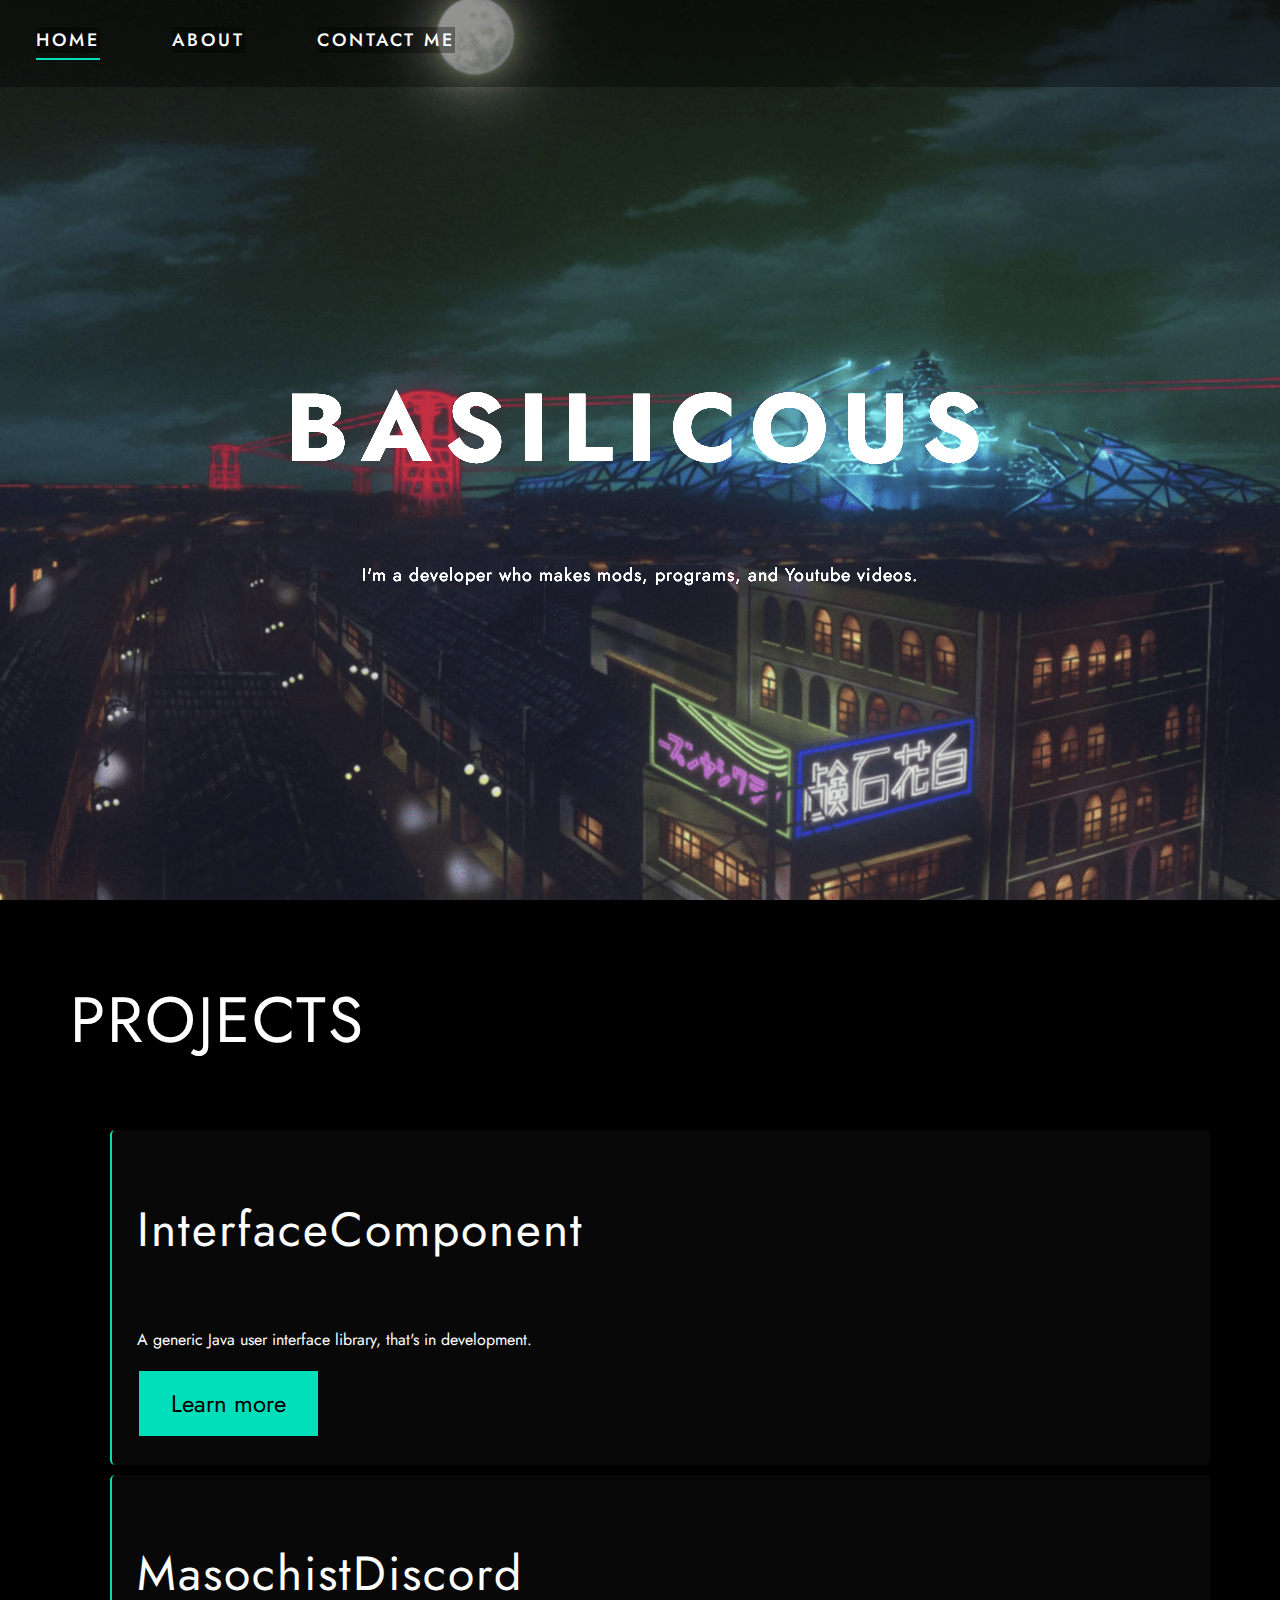
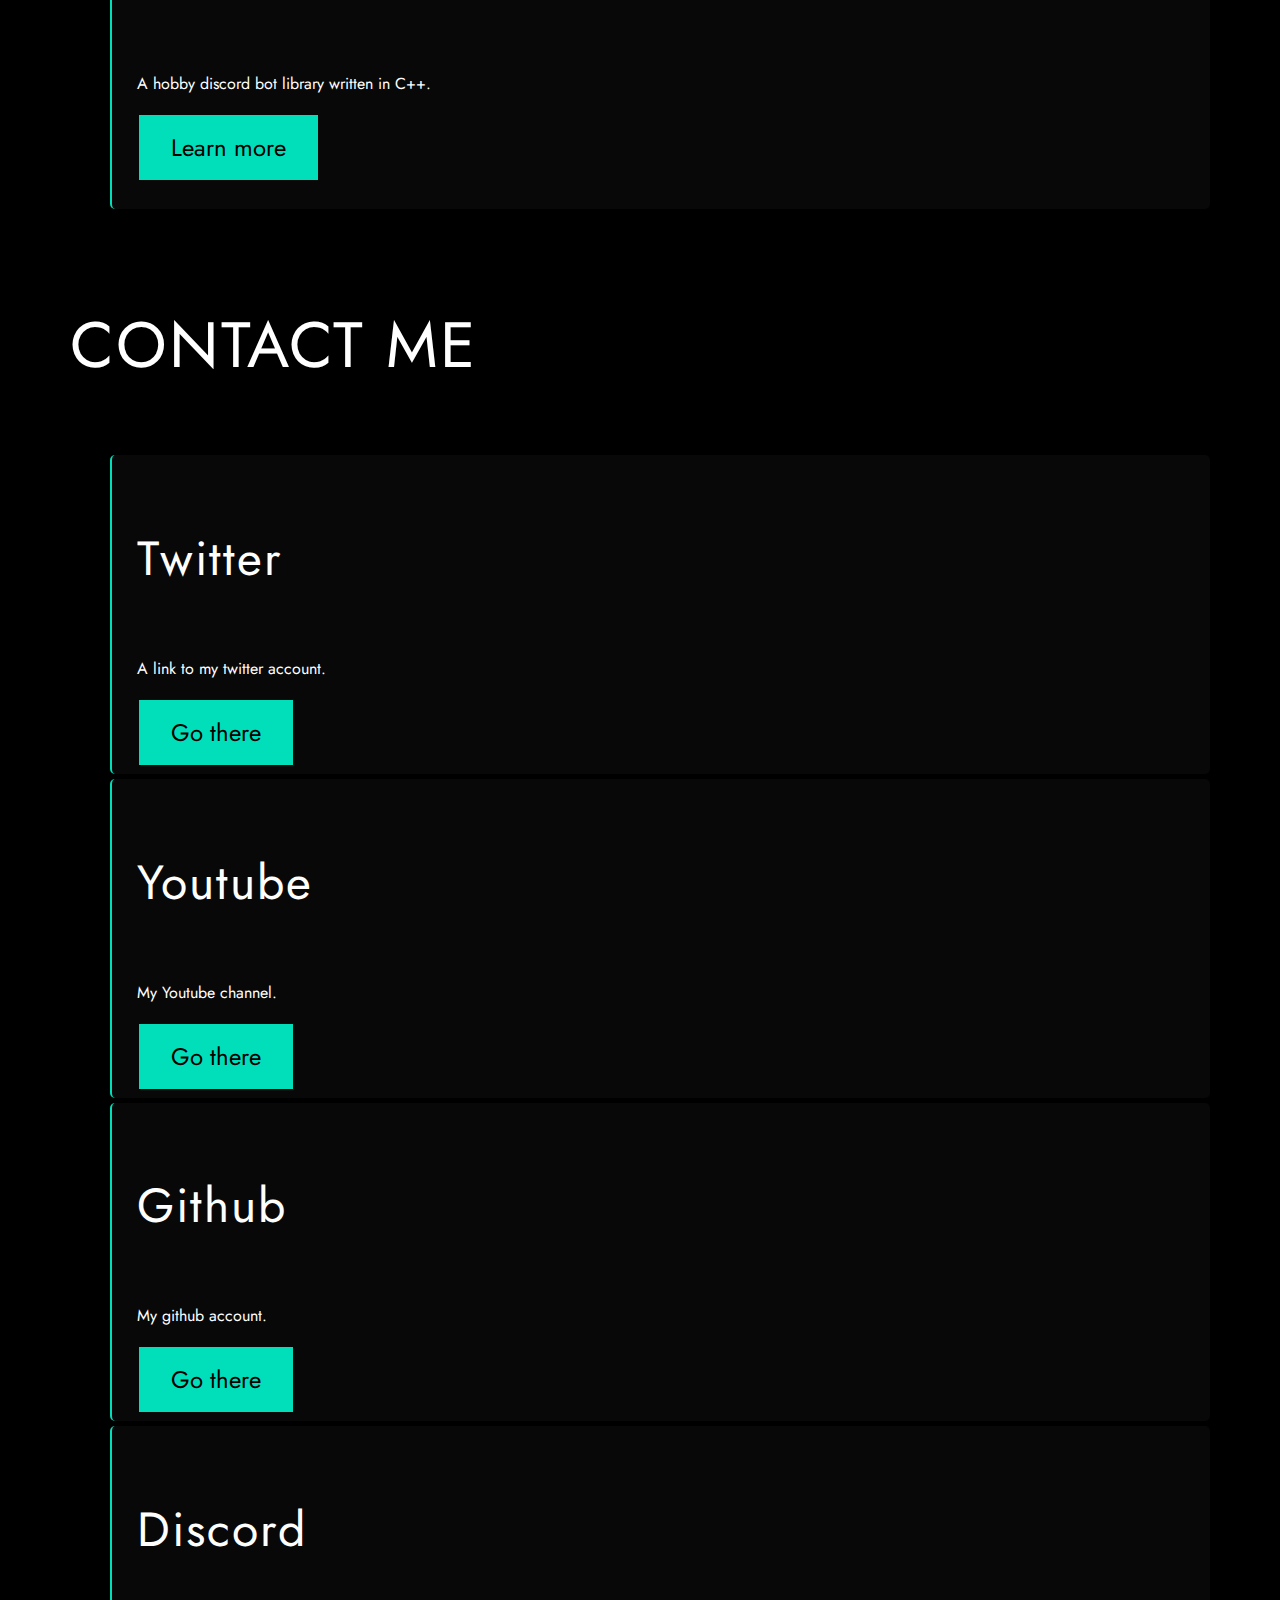
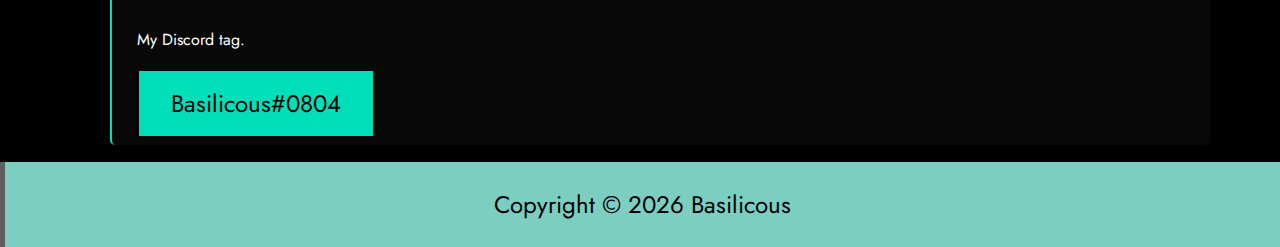
<file: index.html>
<!DOCTYPE html>
<html>
    <head>
        <!-- Fonts -->
        <link rel="preconnect" href="https://fonts.gstatic.com">
        <link href="https://fonts.googleapis.com/css2?family=Jost:wght@400;500;700&display=swap" rel="stylesheet"> 
    
        <!-- First party stylesheets -->
        <link rel="stylesheet" href="style/style.css">

    </head>

    <body>
        <!-- Hero -->
        <div class="hero-image">
            <div class="hero-text">
                <h1>BASILICOUS</h1>
                <p>I'm a developer who makes mods, programs, and Youtube videos.</p>
            </div>
        </div>

        <!-- Navigation bar -->
        <nav class="nav-bar">
            <ul>
                <li class="active">
                    <a href="index.html">HOME</a>
                </li>
                <li>
                    <a href="src/about.html">ABOUT</a>
                </li>
                <li>
                    <a href="src/contact.html">CONTACT ME</a>
                </li>
            </ul>
        </nav>
		
		
        <div class="project-list" id="sector">
            <h3>PROJECTS</h3>
            <ul>
                <li>
                    <h4>InterfaceComponent</h4>
                    <p>A generic Java user interface library, that's in development.</p>
                    <button class="button"><a href="https://github.com/SkidKit/InterfaceComponent" target="_blank" rel="noopener noreferrer">Learn more</a></button>
                </li>
                <li>
                    <h4>MasochistDiscord</h4>
                    <p>A hobby discord bot library written in C++.</p>
                    <button class="button"><a href="https://github.com/LowSpecCorgi/Masochist-Discord" target="_blank" rel="noopener noreferrer">Learn more</a></button>
                </li>
            </ul>
        </div>
		
		<div class="social-list" id="sector">
            <h3>CONTACT ME</h3>
            <ul>
                <li>
                    <h4>Twitter</h4>
                    <p>A link to my twitter account.</p>
                    <button class="button"><a href="https://twitter.com/basilicousyt" target="_blank" rel="noopener noreferrer">Go there</a></button>
                </li>
                <li>
                    <h4>Youtube</h4>
                    <p>My Youtube channel.</p>
                    <button class="button"><a href="https://www.youtube.com/channel/UCYAf2_GesAKRgfVCaKN4kFg" target="_blank" rel="noopener noreferrer">Go there</a></button>
                </li>
                <li>
                    <h4>Github</h4>
                    <p>My github account.</p>
                    <button class="button"><a href="https://github.com/LowSpecCorgi/" target="_blank" rel="noopener noreferrer">Go there</a></button>
                </li>
                <li>
                    <h4>Discord</h4>
                    <p>My Discord tag.</p>
                    <button class="button">Basilicous#0804</button>
                </li>
            </ul>
        </div>

        <footer>
            <p>
                Copyright &copy;
                <script type="text/javascript">
                    var d = new Date()
                    document.write(d.getFullYear())
                </script>
                Basilicous
            </p>
        </footer>
    </body>
</html>
</file>
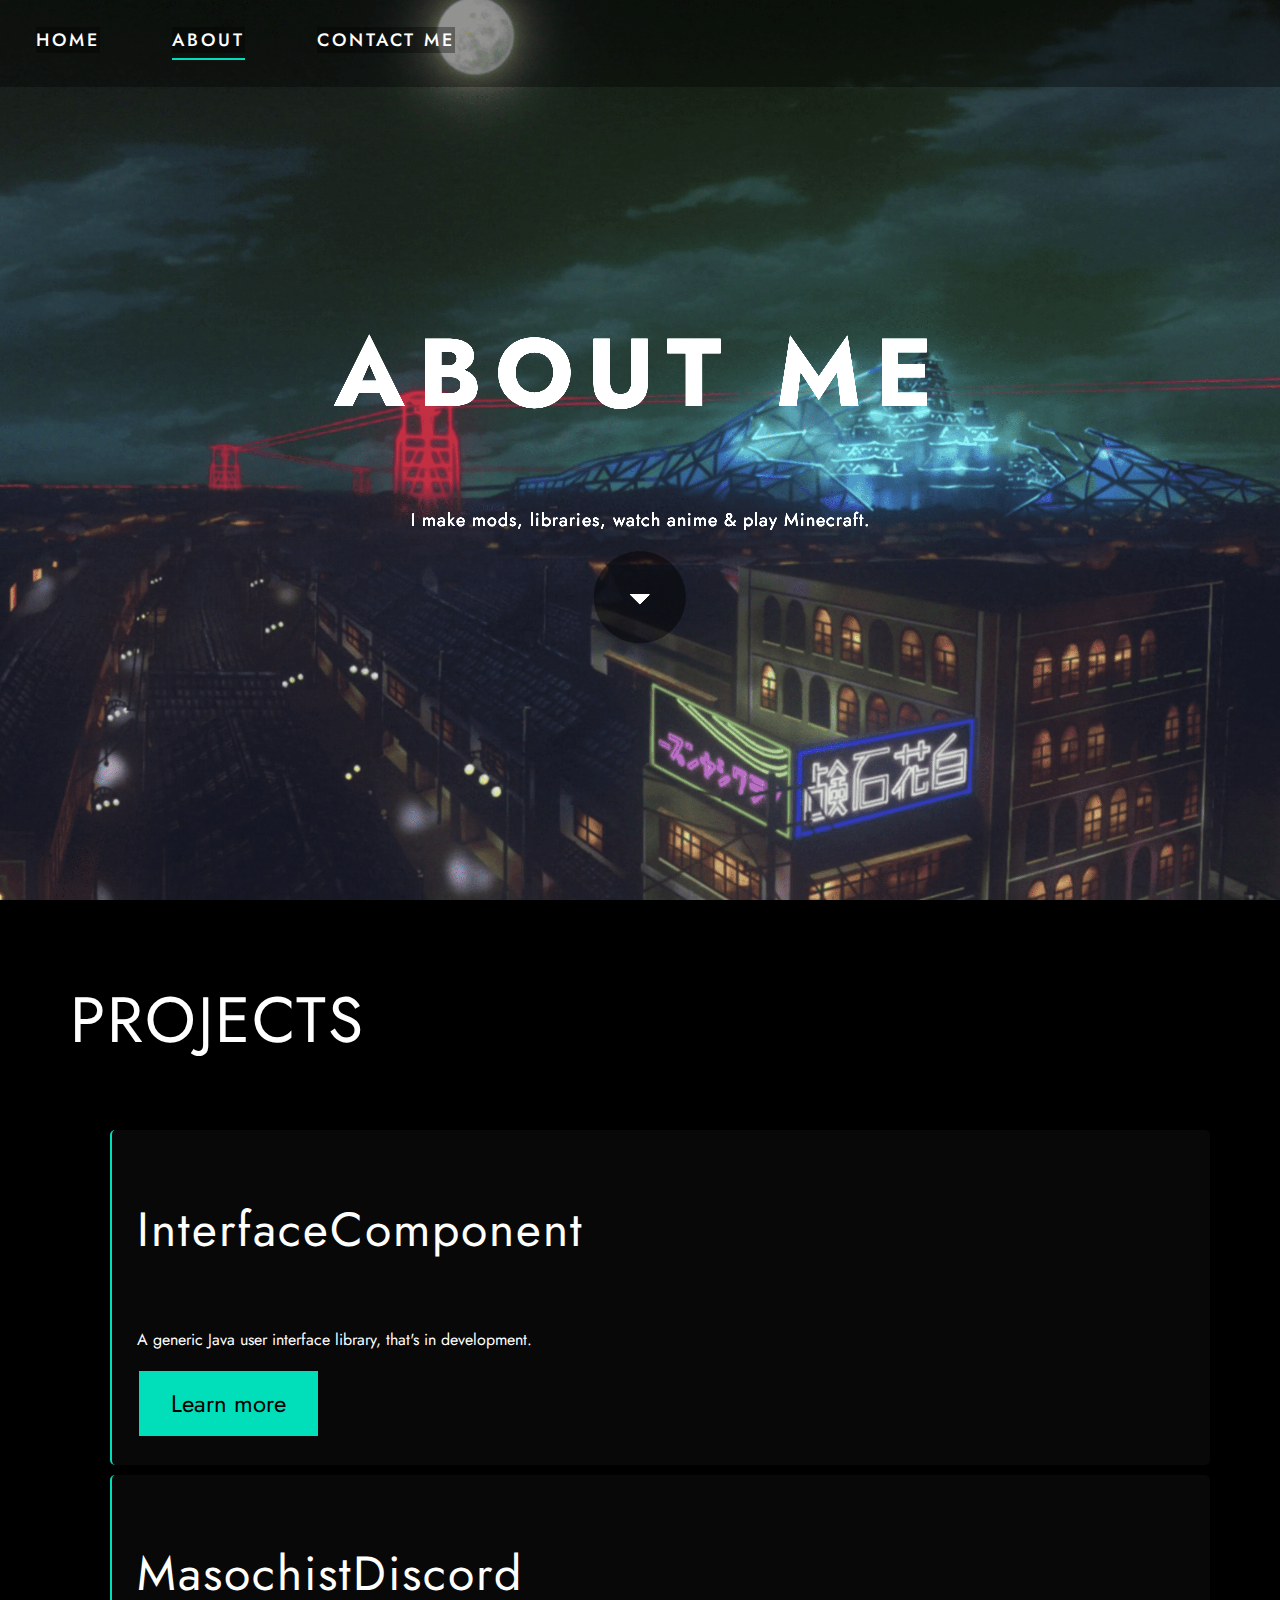
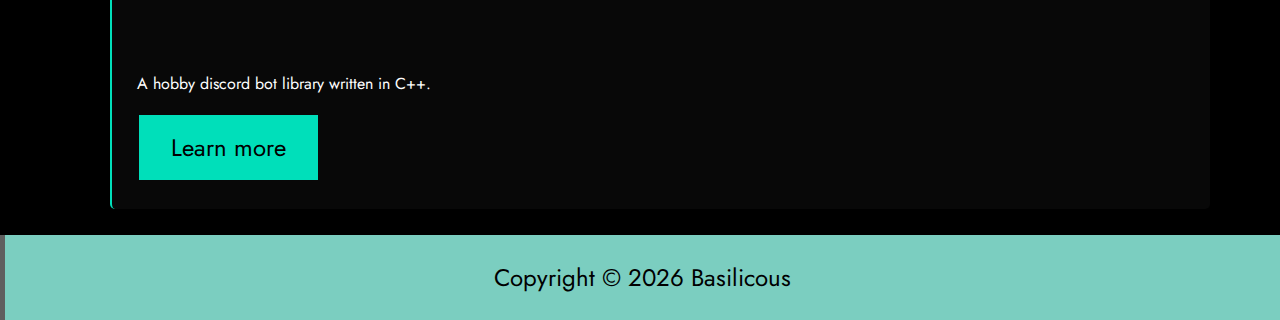
<file: src/about.html>
<!DOCTYPE html>
<html>
    <head>
        <!-- Fonts -->
        <link rel="preconnect" href="https://fonts.gstatic.com">
        <link href="https://fonts.googleapis.com/css2?family=Jost:wght@400;500;700&display=swap" rel="stylesheet"> 
    
        <!-- First party stylesheets -->
        <link rel="stylesheet" href="../style/style.css">
    </head>

    <body>
        <!-- Hero -->
        <div class="hero-image">
            <div class="hero-text-about">
                <h1>ABOUT ME</h1>
                <p>I make mods, libraries, watch anime & play Minecraft.</p>

                <a href="#sector" class="circle button"></a>
            </div>
        </div>

        <div class="project-list" id="sector">
            <h3>PROJECTS</h3>
            <ul>
                <li>
                    <h4>InterfaceComponent</h4>
                    <p>A generic Java user interface library, that's in development.</p>
                    <button class="button"><a href="https://github.com/SkidKit/InterfaceComponent" target="_blank" rel="noopener noreferrer">Learn more</a></button>
                </li>
                <li>
                    <h4>MasochistDiscord</h4>
                    <p>A hobby discord bot library written in C++.</p>
                    <button class="button"><a href="https://github.com/LowSpecCorgi/Masochist-Discord" target="_blank" rel="noopener noreferrer">Learn more</a></button>
                </li>
            </ul>
        </div>

        <!-- Navigation bar -->
        <nav class="nav-bar">
            <ul>
                <li>
                    <a href="../index.html">HOME</a>
                </li>
                <li class="active">
                    <a href="about.html">ABOUT</a>
                </li>
                <li>
                    <a href="contact.html">CONTACT ME</a>
                </li>
            </ul>
        </nav>

        <footer>
            <p>
                Copyright &copy;
                <script type="text/javascript">
                    var d = new Date()
                    document.write(d.getFullYear())
                </script>
                Basilicous
            </p>
        </footer>
    </body>
</html>
</file>
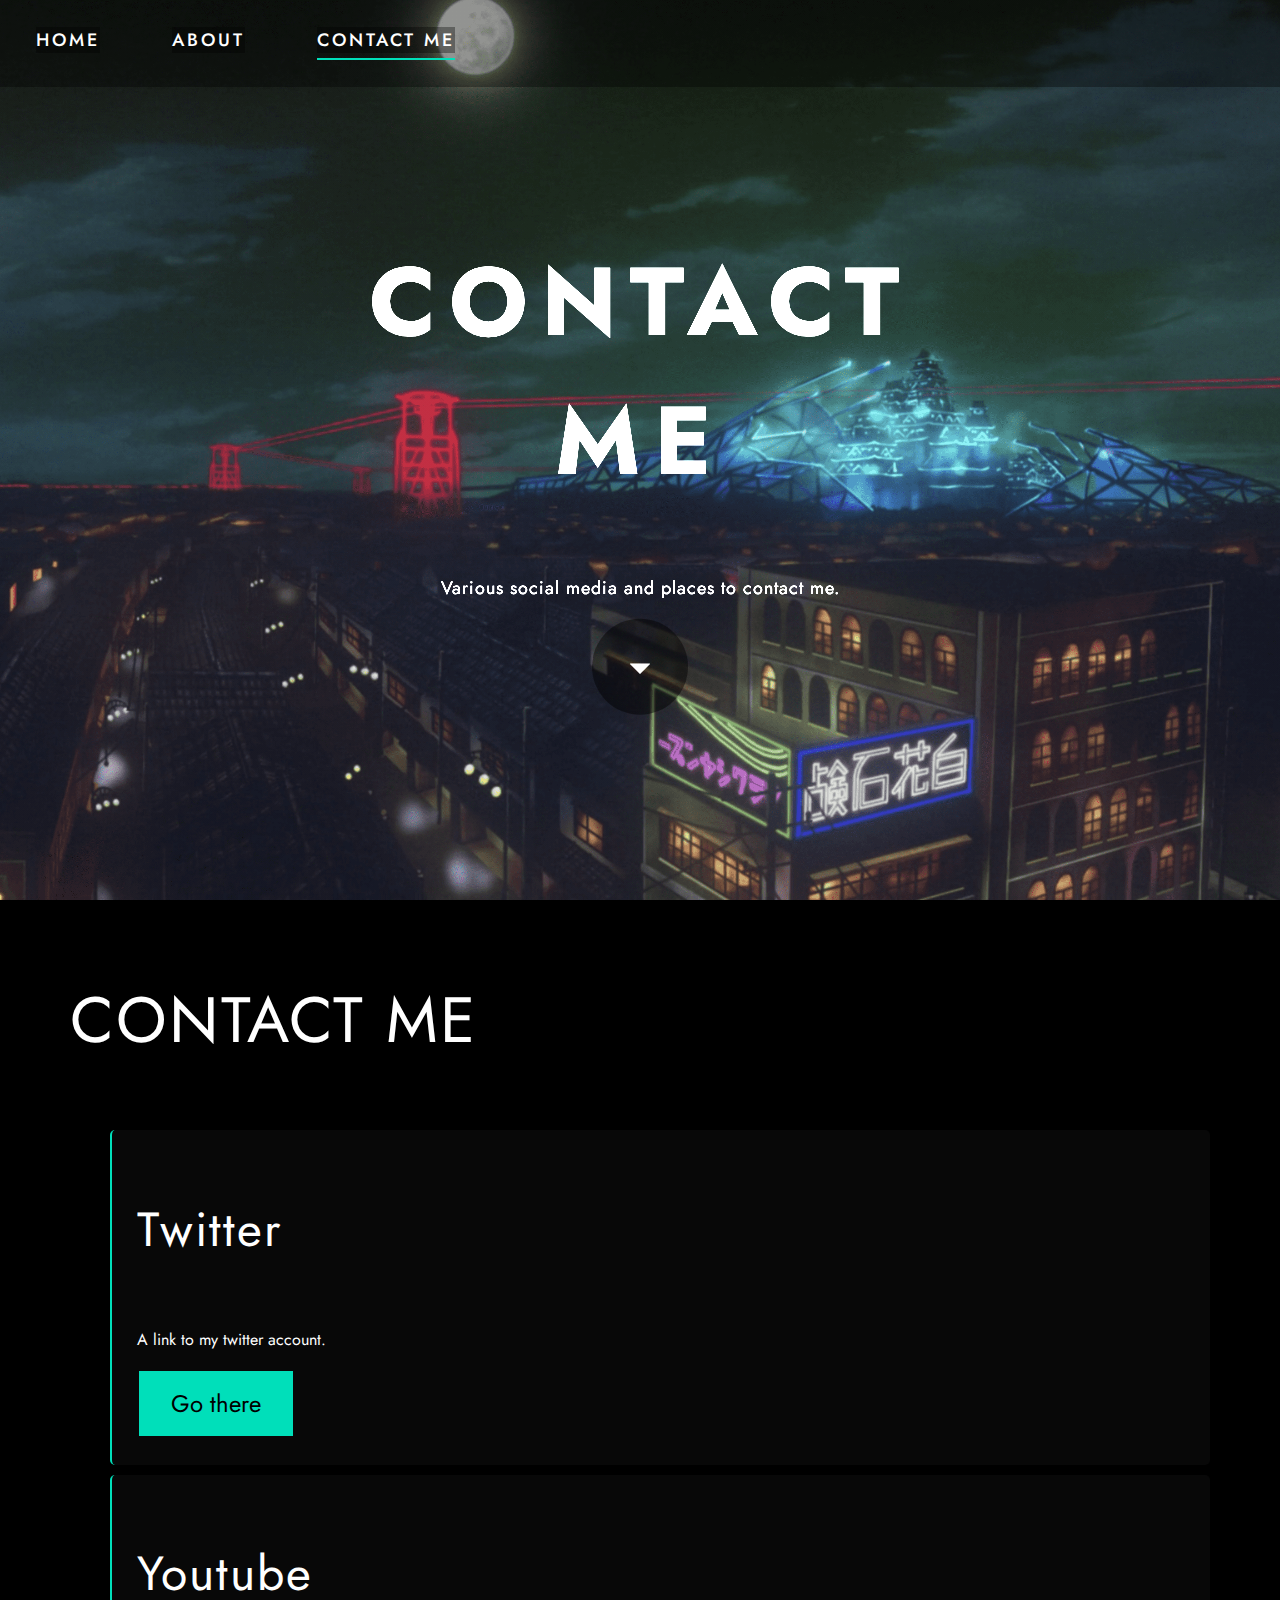
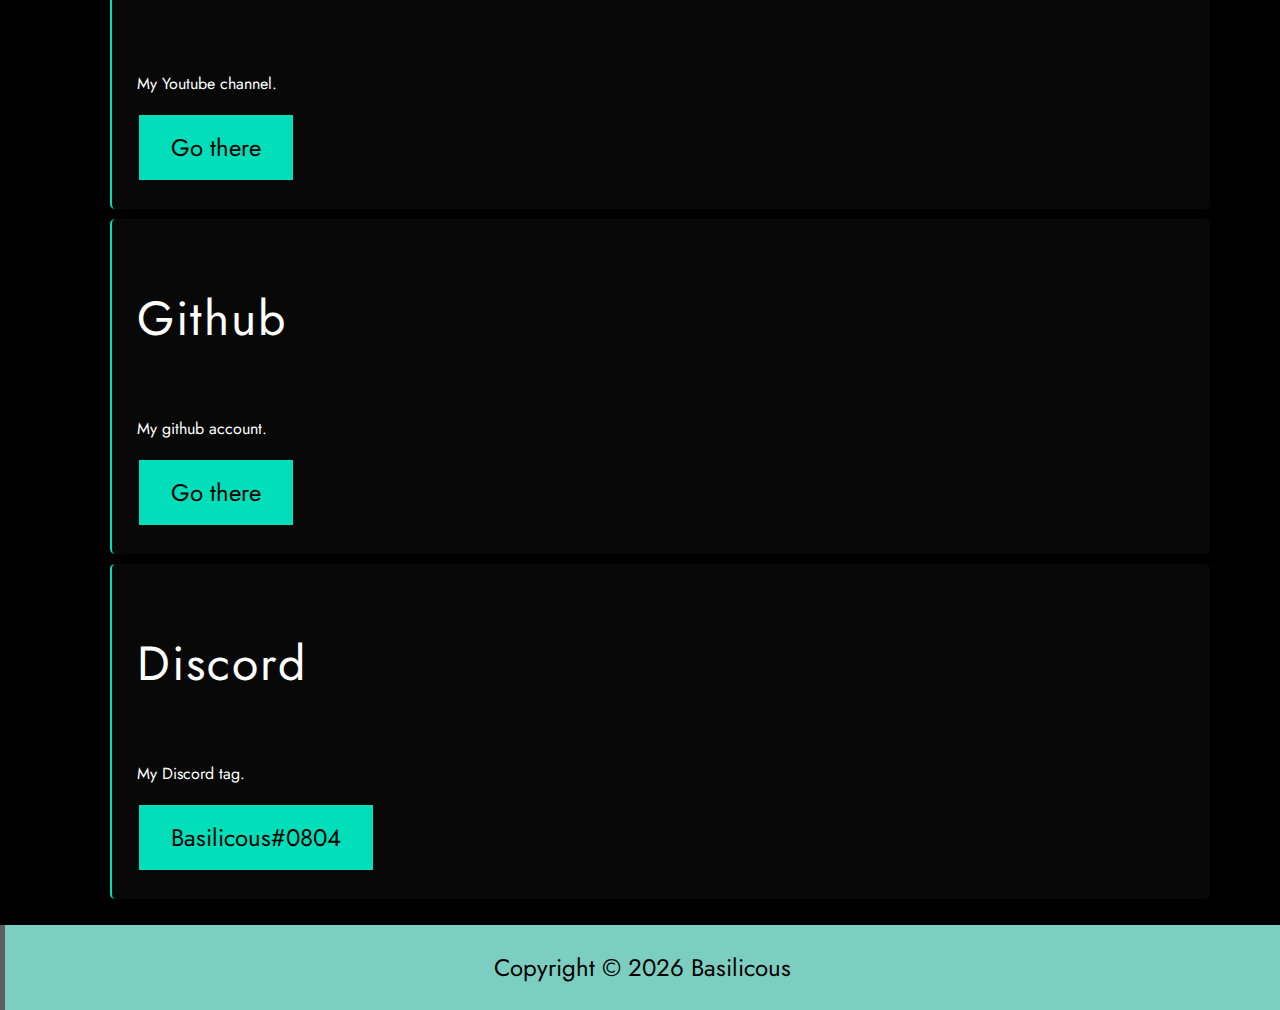
<file: src/contact.html>
<!DOCTYPE html>
<html>
    <head>
        <!-- Fonts -->
        <link rel="preconnect" href="https://fonts.gstatic.com">
        <link href="https://fonts.googleapis.com/css2?family=Jost:wght@400;500;700&display=swap" rel="stylesheet"> 
    
        <!-- First party stylesheets -->
        <link rel="stylesheet" href="../style/style.css">
    </head>

    <body>
        <!-- Hero -->
        <div class="hero-image">
            <div class="hero-text-about">
                <h1>CONTACT ME</h1>
                <p>Various social media and places to contact me.</p>

                <a href="#sector" class="circle button"></a>
            </div>
        </div>

        <div class="project-list" id="sector">
            <h3>CONTACT ME</h3>
            <ul>
                <li>
                    <h4>Twitter</h4>
                    <p>A link to my twitter account.</p>
                    <button class="button"><a href="https://twitter.com/basilicousyt" target="_blank" rel="noopener noreferrer">Go there</a></button>
                </li>
                <li>
                    <h4>Youtube</h4>
                    <p>My Youtube channel.</p>
                    <button class="button"><a href="https://www.youtube.com/channel/UCYAf2_GesAKRgfVCaKN4kFg" target="_blank" rel="noopener noreferrer">Go there</a></button>
                </li>
                <li>
                    <h4>Github</h4>
                    <p>My github account.</p>
                    <button class="button"><a href="https://github.com/LowSpecCorgi/" target="_blank" rel="noopener noreferrer">Go there</a></button>
                </li>
                <li>
                    <h4>Discord</h4>
                    <p>My Discord tag.</p>
                    <button class="button">Basilicous#0804</button>
                </li>
            </ul>
        </div>

        <!-- Navigation bar -->
        <nav class="nav-bar">
            <ul>
                <li>
                    <a href="../index.html">HOME</a>
                </li>
                <li>
                    <a href="about.html">ABOUT</a>
                </li>
                <li class="active">
                    <a href="contact.html">CONTACT ME</a>
                </li>
            </ul>
        </nav>

        <footer>
            <p>
                Copyright &copy;
                <script type="text/javascript">
                    var d = new Date()
                    document.write(d.getFullYear())
                </script>
                Basilicous
            </p>
        </footer>
    </body>
</html>
</file>
<file: style/style.css>
body, html
{
    height: 100%;
    width: 100%;
    margin:0;
    padding:0;
    background-color: black;
    scroll-behavior: smooth;
}

/**
 * Navigation bar
 * @author Basilicous
*/
.nav-bar
{
    background-color: rgba(0, 0, 0, 0.342);

    position: absolute;
    top: 0;
    left: 0;
    width: 100%;

    list-style: none;
}


/**
 * Navigation bar UL
 * @author Basilicous
*/
.nav-bar ul
{
    list-style: none;
    list-style-type: none;
    margin: 0;
    padding: 0;
    overflow: hidden;
    display:inline;
}

/**
 * Navigation bar LI
 * @author Basilicous
*/
.nav-bar li
{
    float: left;
    display: block;
    color: white;
    text-align: center;
    padding: 3vh 4vh;
    text-decoration: none;

    font-family: 'Jost', sans-serif;
    letter-spacing: 3px;
    font-size: 18px;
    font-weight: 500;
}

/**
 * Navigation bar LI A
 * @author Basilicous
*/
.nav-bar li a
{
    text-decoration: none;
    color: white;

    background-color: rgba(0, 0, 0, 0.342);
    transition: background-color 0.25s ease-out 100ms
}

/**
 * Navigation bar LI A : HOVER
 * @author Basilicous
*/
.nav-bar li a:hover
{
    background-color: rgba(212, 212, 212, 0.432);
}

/**
 * Navigation bar ACTIVE
 * @author Basilicous
*/
.nav-bar .active::after
{
    content: "";
    display: block;
    margin: 0 auto;
    width: 100%; 
    padding-top: 5px; 
    border-bottom: 2px solid rgb(0, 223, 186); 
}

/**
 * Text to be placed above hero image
 * @author Basilicous
*/
.hero-text
{
    position: absolute;
    top: 50%;
    left: 50%;
    transform: translate(-50%, -50%);
    color: white;

    font-family: 'Jost', sans-serif;
    text-align: center;
    font-size: 48px;
    font-weight: bold;
    letter-spacing: 13px;
}

/**
 * P Text to be placed above hero image
 * @author Basilicous
*/
.hero-text p
{
    font-size: 18px;
    font-weight: 400;
    letter-spacing: 1px;

    top: 20%;
}

/**
* Image to be placed below hero text
* @author Basilicous
*/
.hero-image
{
    background-image: linear-gradient(rgba(0, 0, 0, 0.5), rgba(0, 0, 0, 0.5)), url("../assets/hero-background-min.png");
    filter: brightness(200%);
    height: 100%;

    background-position: center;
    background-repeat: no-repeat;
    background-size: cover;
    position: relative;
}

/**
* Image to be placed below hero text
* @author Basilicous
*/
.hero-image-about
{
    background-image: linear-gradient(rgba(0, 0, 0, 0.5), rgba(0, 0, 0, 0.5)), url("../assets/hero-background-min.png");
    filter: brightness(200%);
    height: 75%;

    background-position: center;
    background-repeat: no-repeat;
    background-size: cover;
    position: relative;
}


/**
 * Text to be placed above hero image
 * @author Basilicous
*/
.hero-text-about
{
    position: absolute;
    top: 50%;
    left: 50%;
    transform: translate(-50%, -50%);
    color: white;

    font-family: 'Jost', sans-serif;
    text-align: center;
    font-size: 48px;
    font-weight: bold;
    letter-spacing: 13px;
}

/**
 * P Text to be placed above hero image
 * @author Basilicous
*/
.hero-text-about p
{
    font-size: 18px;
    font-weight: 400;
    letter-spacing: 1px;

    top: 20%;
}

/**
 * project-list H3 Text to be placed above hero image
 * @author Basilicous
*/
.project-list h3
{
    font-size: 64px;
    letter-spacing: 1px;
    font-weight: 400;
    letter-spacing: 2px;
    top: 20%;
}

/**
 * project-list H4 Text to be placed above hero image
 * @author Basilicous
*/
.project-list h4
{ 
    font-size: 48px;
    letter-spacing: 1px;
    font-weight: 400;
    letter-spacing: 2px;
    top: 20%;
}

/**
 * LI to be placed above hero image
 * @author Basilicous
*/
.project-list
{
    background-color: rgba(0, 0, 0, 0.445);
    border-radius: 5px;
    padding-left: 70px;
    padding-right: 70px;
    padding-top: 10px;
    padding-bottom: 10px;
    font-family: 'Jost', sans-serif;
    color: white;
}

/**
 * BUTTON to be placed above hero image
 * @author Basilicous
*/
.project-list .button
{
    
    background-color: rgb(0, 223, 186);
    border: none;
    color: rgb(0, 0, 0);
    padding: 15px 32px;
    text-align: center;
    text-decoration: none;
    display: inline-block;
    margin: 4px 2px;
    cursor: pointer;
    font-size: 24px;
    font-weight: 400;
    font-family: 'Jost', sans-serif;

    transition: background-color 0.25s ease-out 100ms
}

/**
 * BUTTON A to be placed above hero image
 * @author Basilicous
*/
.project-list .button a
{
    text-decoration: none;
    color: rgb(0, 0, 0);
}


/**
 * BUTTON to be placed above hero image
 * @author Basilicous
*/
.project-list .button:hover
{
    background-color: rgb(123, 206, 192);
}


/**
 * LI to be placed above hero image
 * @author Basilicous
*/
.project-list ul
{
    list-style-type: none;
}

/**
 * LI to be placed above hero image
 * @author Basilicous
*/
.project-list li
{
    background-color: rgba(19, 19, 19, 0.445);
    border-radius: 5px;
    padding-left: 25px;
    padding-right: 25px;
    padding-bottom: 25px;
    padding-top: 1px;
    margin-bottom: 10px;
    border-left: rgb(0, 223, 186) solid 2px;
}

footer
{
    background-color: rgb(123, 206, 192);
    padding: 1px;
    text-align: center;
    font-size: 24px;
    font-weight: 400;
    font-family: 'Jost', sans-serif;
    border-left: 5px solid rgb(95, 95, 95); 
}

.circle
{
    width: 15%;
    height: 0;
    padding-bottom: 15%;
    -moz-border-radius: 50%;
    -webkit-border-radius: 50%;
    border-radius: 50%;
    background: rgba(0, 0, 0, 0.445);
    position: relative;
    border: none;
    transform: rotate(90deg);
    display: inline-block;
}

.circle:before 
{
    content: '';
    display: inline-block;
    border-top: solid 10px transparent;
    border-left: solid 10px #FFF;
    border-bottom: solid 10px transparent;
    position: absolute;
    top: 50%;
    left: 50%;
    margin: -10px 0 0 -3px;
}








/**
 * project-list H3 Text to be placed above hero image
 * @author Basilicous
*/
.social-list h3
{
    font-size: 64px;
    letter-spacing: 1px;
    font-weight: 400;
    letter-spacing: 2px;
    top: 20%;
}

/**
 * project-list H4 Text to be placed above hero image
 * @author Basilicous
*/
.social-list h4
{ 
    font-size: 48px;
    letter-spacing: 1px;
    font-weight: 400;
    letter-spacing: 2px;
    top: 20%;
}

/**
 * LI to be placed above hero image
 * @author Basilicous
*/
.social-list
{
    background-color: rgba(0, 0, 0, 0.445);
    border-radius: 5px;
    padding-left: 70px;
    padding-right: 70px;
    padding-top: 1x;
    padding-bottom: 1px;
    font-family: 'Jost', sans-serif;
    color: white;
}

/**
 * BUTTON to be placed above hero image
 * @author Basilicous
*/
.social-list .button
{
    
    background-color: rgb(0, 223, 186);
    border: none;
    color: rgb(0, 0, 0);
    padding: 15px 32px;
    text-align: center;
    text-decoration: none;
    display: inline-block;
    margin: 4px 2px;
    cursor: pointer;
    font-size: 24px;
    font-weight: 400;
    font-family: 'Jost', sans-serif;

    transition: background-color 0.25s ease-out 100ms
}

/**
 * BUTTON A to be placed above hero image
 * @author Basilicous
*/
.social-list .button a
{
    text-decoration: none;
    color: rgb(0, 0, 0);
}


/**
 * BUTTON to be placed above hero image
 * @author Basilicous
*/
.social-list .button:hover
{
    background-color: rgb(123, 206, 192);
}


/**
 * LI to be placed above hero image
 * @author Basilicous
*/
.social-list ul
{
    list-style-type: none;
}

/**
 * LI to be placed above hero image
 * @author Basilicous
*/
.social-list li
{
    background-color: rgba(19, 19, 19, 0.445);
    border-radius: 5px;
    padding-left: 25px;
    padding-right: 25px;
    padding-bottom: 5px;
    padding-top: 5px;
    margin-bottom: 5px;
    border-left: rgb(0, 223, 186) solid 2px;
}
</file>
